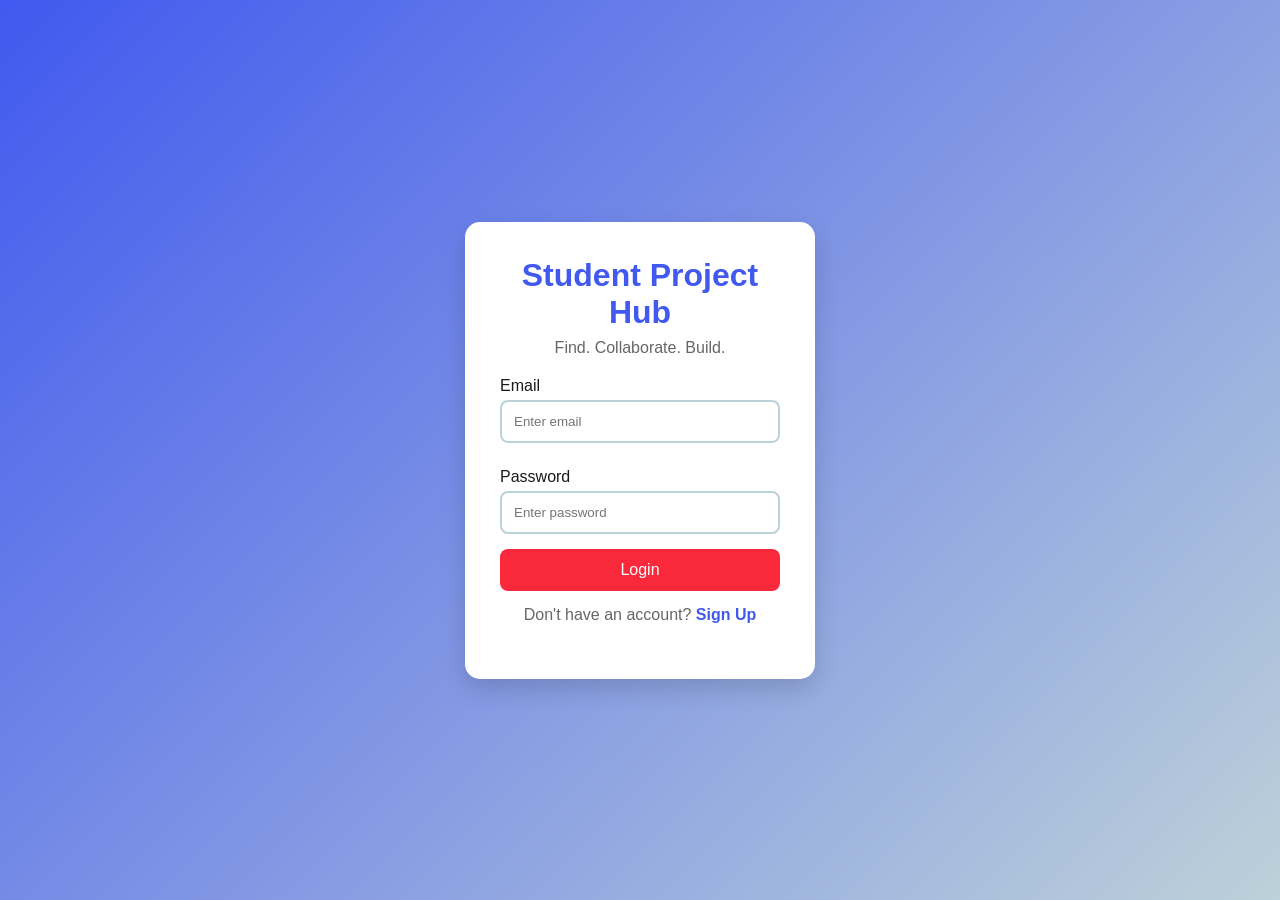
<file: index.html>
<!DOCTYPE html>
<html lang="en">
<head>
    <meta charset="UTF-8">
    <meta name="viewport" content="width=device-width, initial-scale=1.0">
    <title>Student Project Hub</title>
    <link rel="stylesheet" href="css/style.css">
</head>
<body>

<div class="container">

    <div class="login-card">
        <h1>Student Project Hub</h1>
        <p>Find. Collaborate. Build.</p>

        <form>
            <label>Email</label>
            <input type="email" placeholder="Enter email">

            <label>Password</label>
            <input type="password" placeholder="Enter password">

            <button type="button" onclick="window.location.href='pages/dashboard.html'">Login</button>
            
        </form>

        <p class="signup">
            Don't have an account?
            <a href="#">Sign Up</a>
        </p>
    </div>

</div>

</body>
</html>
</file>
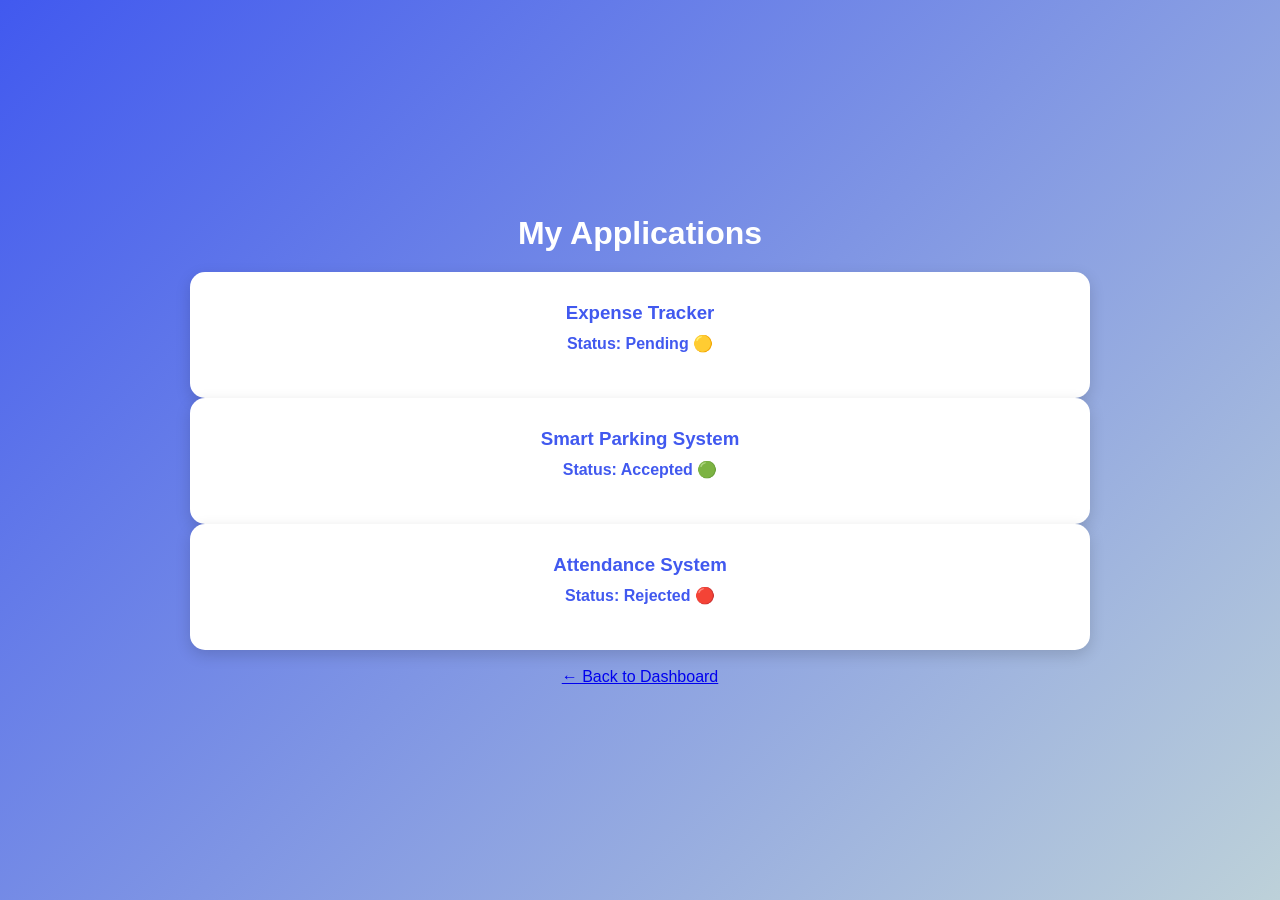
<file: pages/applications.html>
<!DOCTYPE html>
<html lang="en">
<head>
    <meta charset="UTF-8">
    <meta name="viewport" content="width=device-width, initial-scale=1.0">
    <title>My Applications</title>
    <link rel="stylesheet" href="../css/style.css">
</head>
<body>

<div class="dashboard">

    <h1>My Applications</h1>

    <div class="card">
        <h3>Expense Tracker</h3>
        <p>Status: Pending 🟡</p>
    </div>

    <div class="card">
        <h3>Smart Parking System</h3>
        <p>Status: Accepted 🟢</p>
    </div>

    <div class="card">
        <h3>Attendance System</h3>
        <p>Status: Rejected 🔴</p>
    </div>

    <br>

    <a href="dashboard.html">← Back to Dashboard</a>

</div>

</body>
</html>
</file>
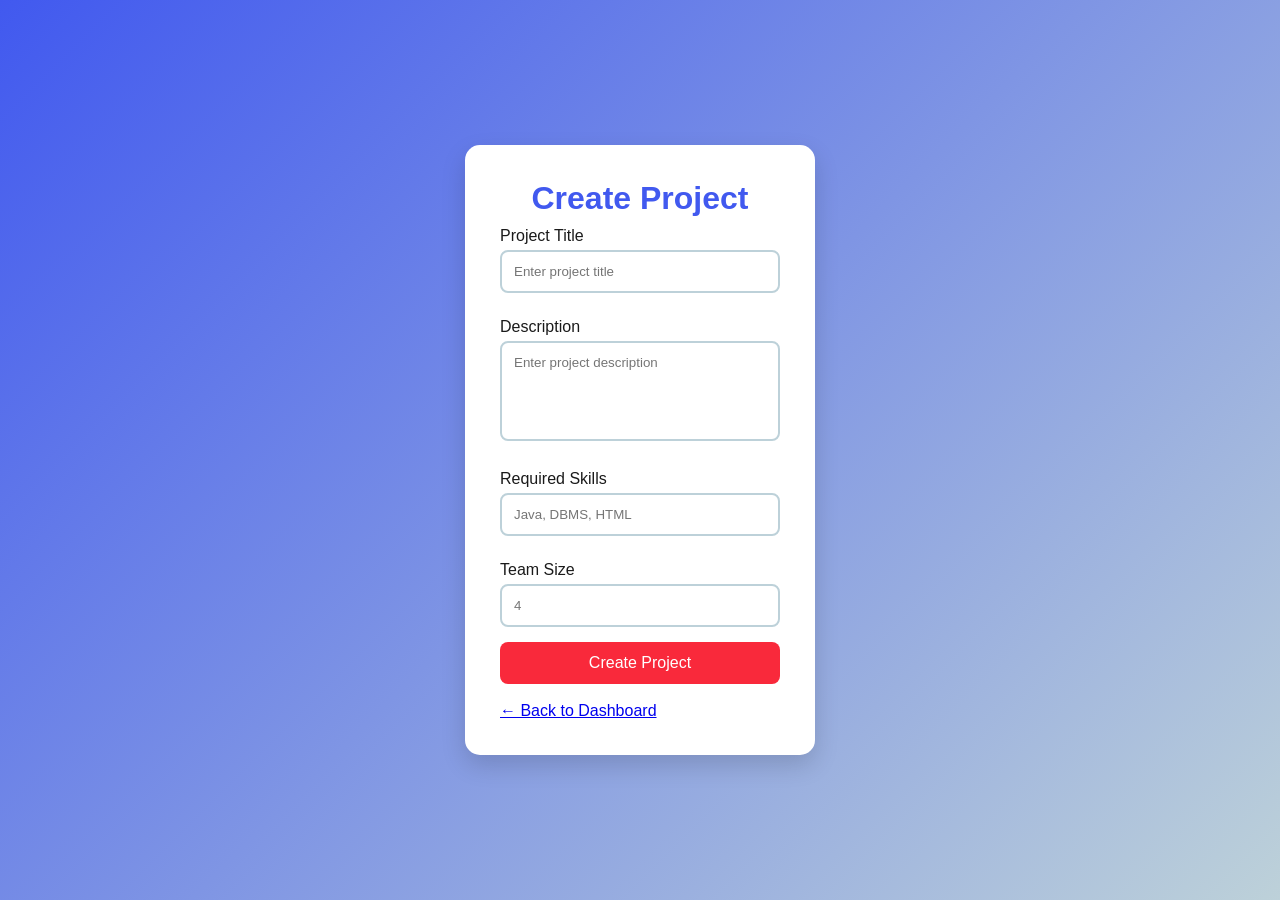
<file: pages/create-project.html>
<!DOCTYPE html>
<html lang="en">
<head>
    <meta charset="UTF-8">
    <meta name="viewport" content="width=device-width, initial-scale=1.0">
    <title>Create Project</title>
    <link rel="stylesheet" href="../css/style.css">
</head>
<body>

<div class="login-card">

    <h1>Create Project</h1>

    <form>

        <label>Project Title</label>
        <input type="text" placeholder="Enter project title">

        <label>Description</label>
        <textarea placeholder="Enter project description"></textarea>

        <label>Required Skills</label>
        <input type="text" placeholder="Java, DBMS, HTML">

        <label>Team Size</label>
        <input type="number" placeholder="4">

        <button type="submit">Create Project</button>

    </form>

    <br>

    <a href="dashboard.html">← Back to Dashboard</a>

</div>

</body>
</html>
</file>
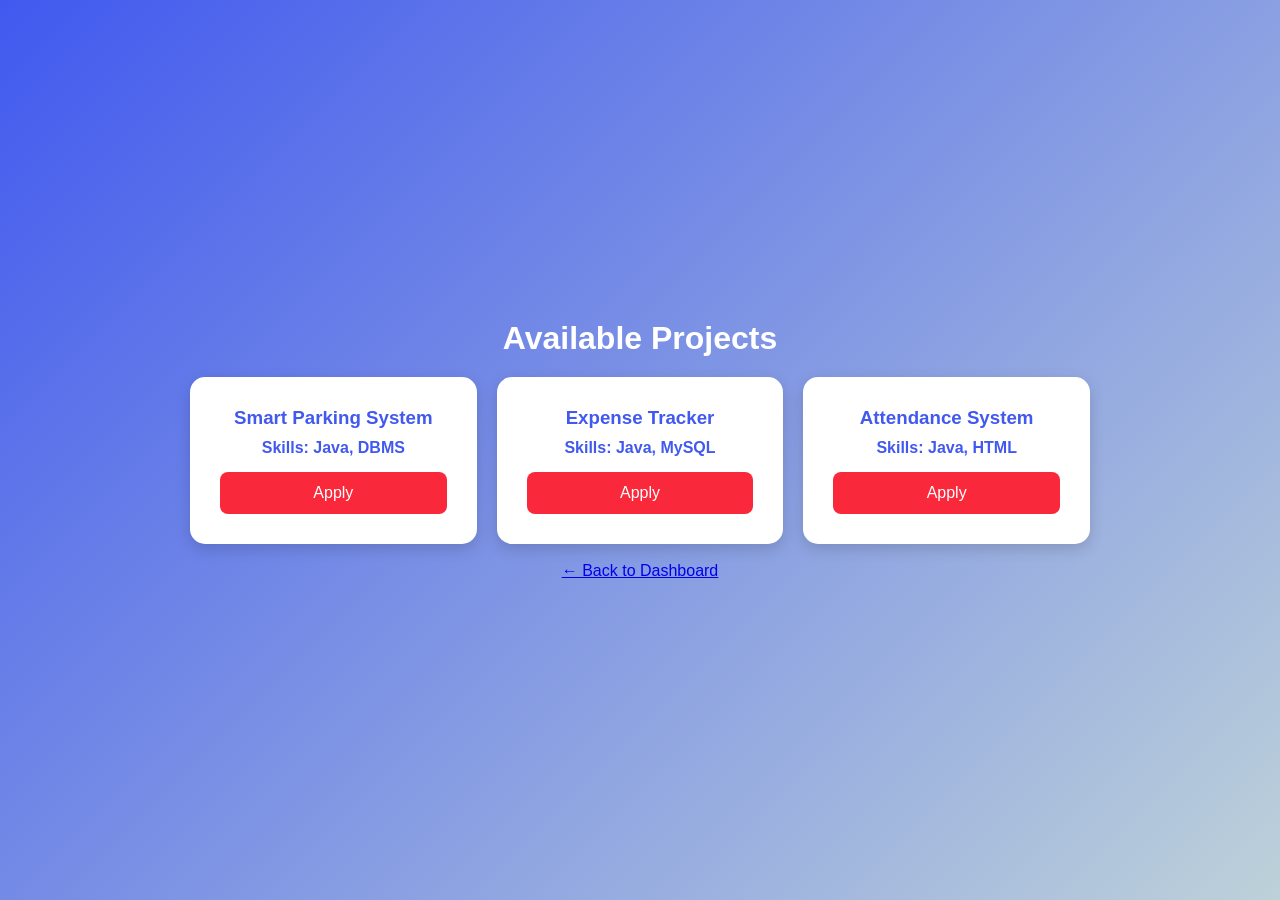
<file: pages/projects.html>
<!DOCTYPE html>
<html lang="en">
<head>
    <meta charset="UTF-8">
    <meta name="viewport" content="width=device-width, initial-scale=1.0">
    <title>Projects</title>
    <link rel="stylesheet" href="../css/style.css">
</head>
<body>

<div class="dashboard">

    <h1>Available Projects</h1>

    <div class="menu">

        <div class="card">
            <h3>Smart Parking System</h3>
            <p>Skills: Java, DBMS</p>
            <button>Apply</button>
        </div>

        <div class="card">
            <h3>Expense Tracker</h3>
            <p>Skills: Java, MySQL</p>
            <button>Apply</button>
        </div>

        <div class="card">
            <h3>Attendance System</h3>
            <p>Skills: Java, HTML</p>
            <button>Apply</button>
        </div>

    </div>

    <br>

    <a href="dashboard.html">← Back to Dashboard</a>

</div>

</body>
</html>
</file>
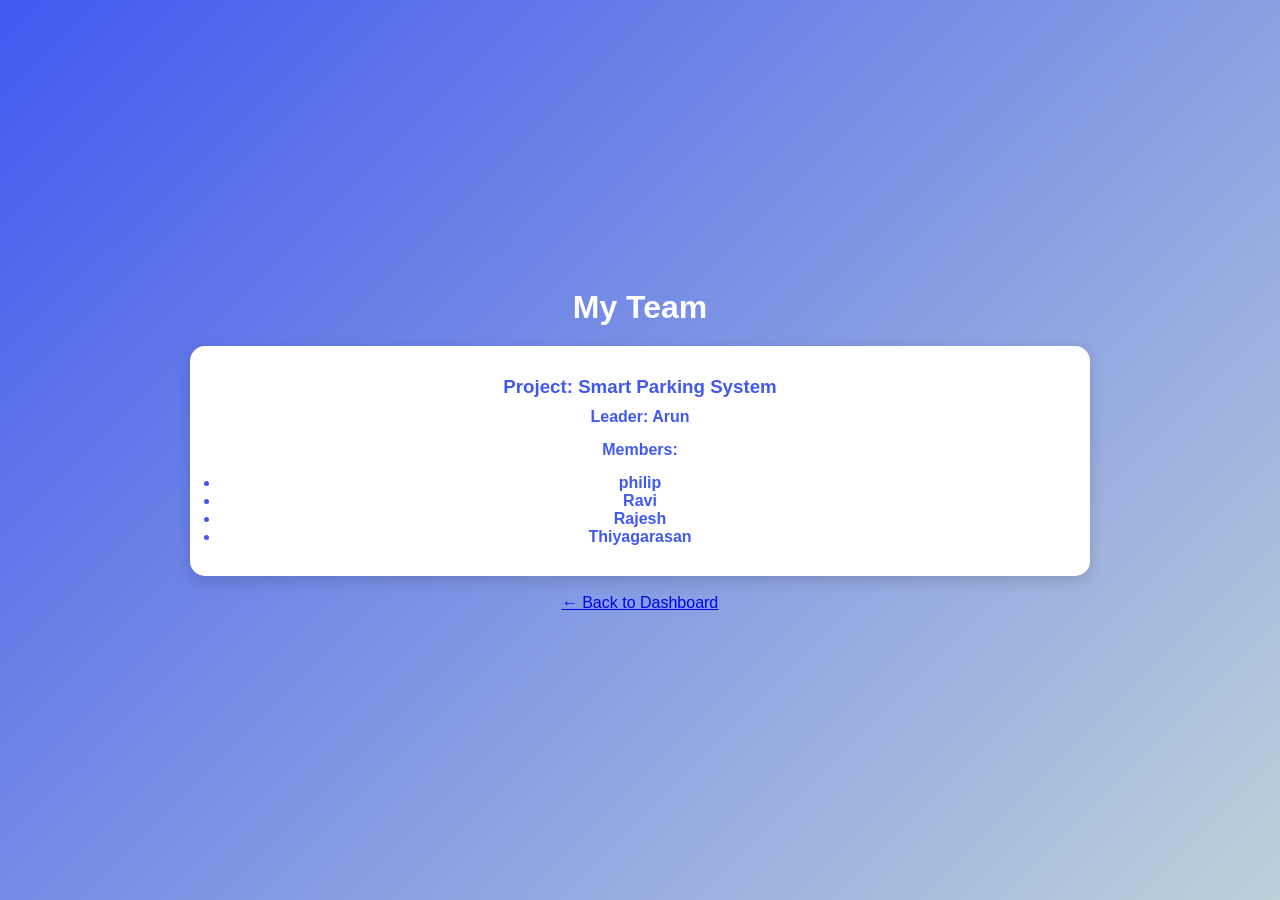
<file: pages/team.html>
<!DOCTYPE html>
<html lang="en">
<head>
    <meta charset="UTF-8">
    <meta name="viewport" content="width=device-width, initial-scale=1.0">
    <title>My Team</title>
    <link rel="stylesheet" href="../css/style.css">
</head>
<body>

<div class="dashboard">

    <h1>My Team</h1>

    <div class="card">

        <h3>Project: Smart Parking System</h3>

        <p><strong>Leader:</strong> Arun</p>

        <p><strong>Members:</strong></p>

        <ul>
            <li>philip</li>
            <li>Ravi</li>
            <li>Rajesh</li>
            <li>Thiyagarasan</li>
        </ul>

    </div>

    <br>

    <a href="dashboard.html">← Back to Dashboard</a>

</div>

</body>
</html>
</file>
<file: css/style.css>
:root{
    --liberty-blue: #4159ef;
    --aquatic-frost: #bdd1d9;
    --flamboyant-red: #f9293b;
    --white: #FFFFFF;
    --dark: #1A1A1A;
}

*{
    margin:0;
    padding:0;
    box-sizing:border-box;
    font-family:Arial, sans-serif;
}

body{
    height:100vh;
    display:flex;
    justify-content:center;
    align-items:center;
    background:linear-gradient(
        135deg,
        var(--liberty-blue),
        var(--aquatic-frost)
    );
}

.login-card{
    width:350px;
    background:var(--white);
    padding:35px;
    border-radius:15px;
    box-shadow:0 10px 25px rgba(0,0,0,0.15);
}

.login-card h1{
    color:var(--liberty-blue);
    text-align:center;
    margin-bottom:8px;
}

.login-card p{
    text-align:center;
    color:#666;
    margin-bottom:20px;
}

label{
    display:block;
    margin:10px 0 5px;
    color:var(--dark);
}

input{
    width:100%;
    padding:12px;
    border:2px solid var(--aquatic-frost);
    border-radius:8px;
    margin-bottom:15px;
    outline:none;
}

input:focus{
    border-color:var(--liberty-blue);
}

button{
    width:100%;
    padding:12px;
    border:none;
    border-radius:8px;
    background:var(--flamboyant-red);
    color:white;
    font-size:16px;
    cursor:pointer;
}

button:hover{
    opacity:0.9;
}

.signup{
    margin-top:15px;
}

.signup a{
    color:var(--liberty-blue);
    text-decoration:none;
    font-weight:bold;
}
.dashboard{
    width:90%;
    max-width:900px;
    margin:auto;
    text-align:center;
}

.dashboard h1{
    color:white;
    margin-bottom:20px;
}

.dashboard h2{
    color:white;
    margin-bottom:30px;
}

.menu{
    display:grid;
    grid-template-columns:repeat(auto-fit,minmax(220px,1fr));
    gap:20px;
}

.card{
    background:white;
    padding:30px;
    border-radius:15px;
    text-decoration:none;
    color:var(--liberty-blue);
    font-weight:bold;
    box-shadow:0 5px 15px rgba(0,0,0,0.15);
    transition:0.3s;
}

.card:hover{
    transform:translateY(-5px);
}
textarea{
    width:100%;
    padding:12px;
    border:2px solid var(--aquatic-frost);
    border-radius:8px;
    margin-bottom:15px;
    resize:none;
    height:100px;
}
.card h3{
    color: var(--liberty-blue);
    margin-bottom:10px;
}

.card p{
    margin-bottom:15px;
}
</file>
